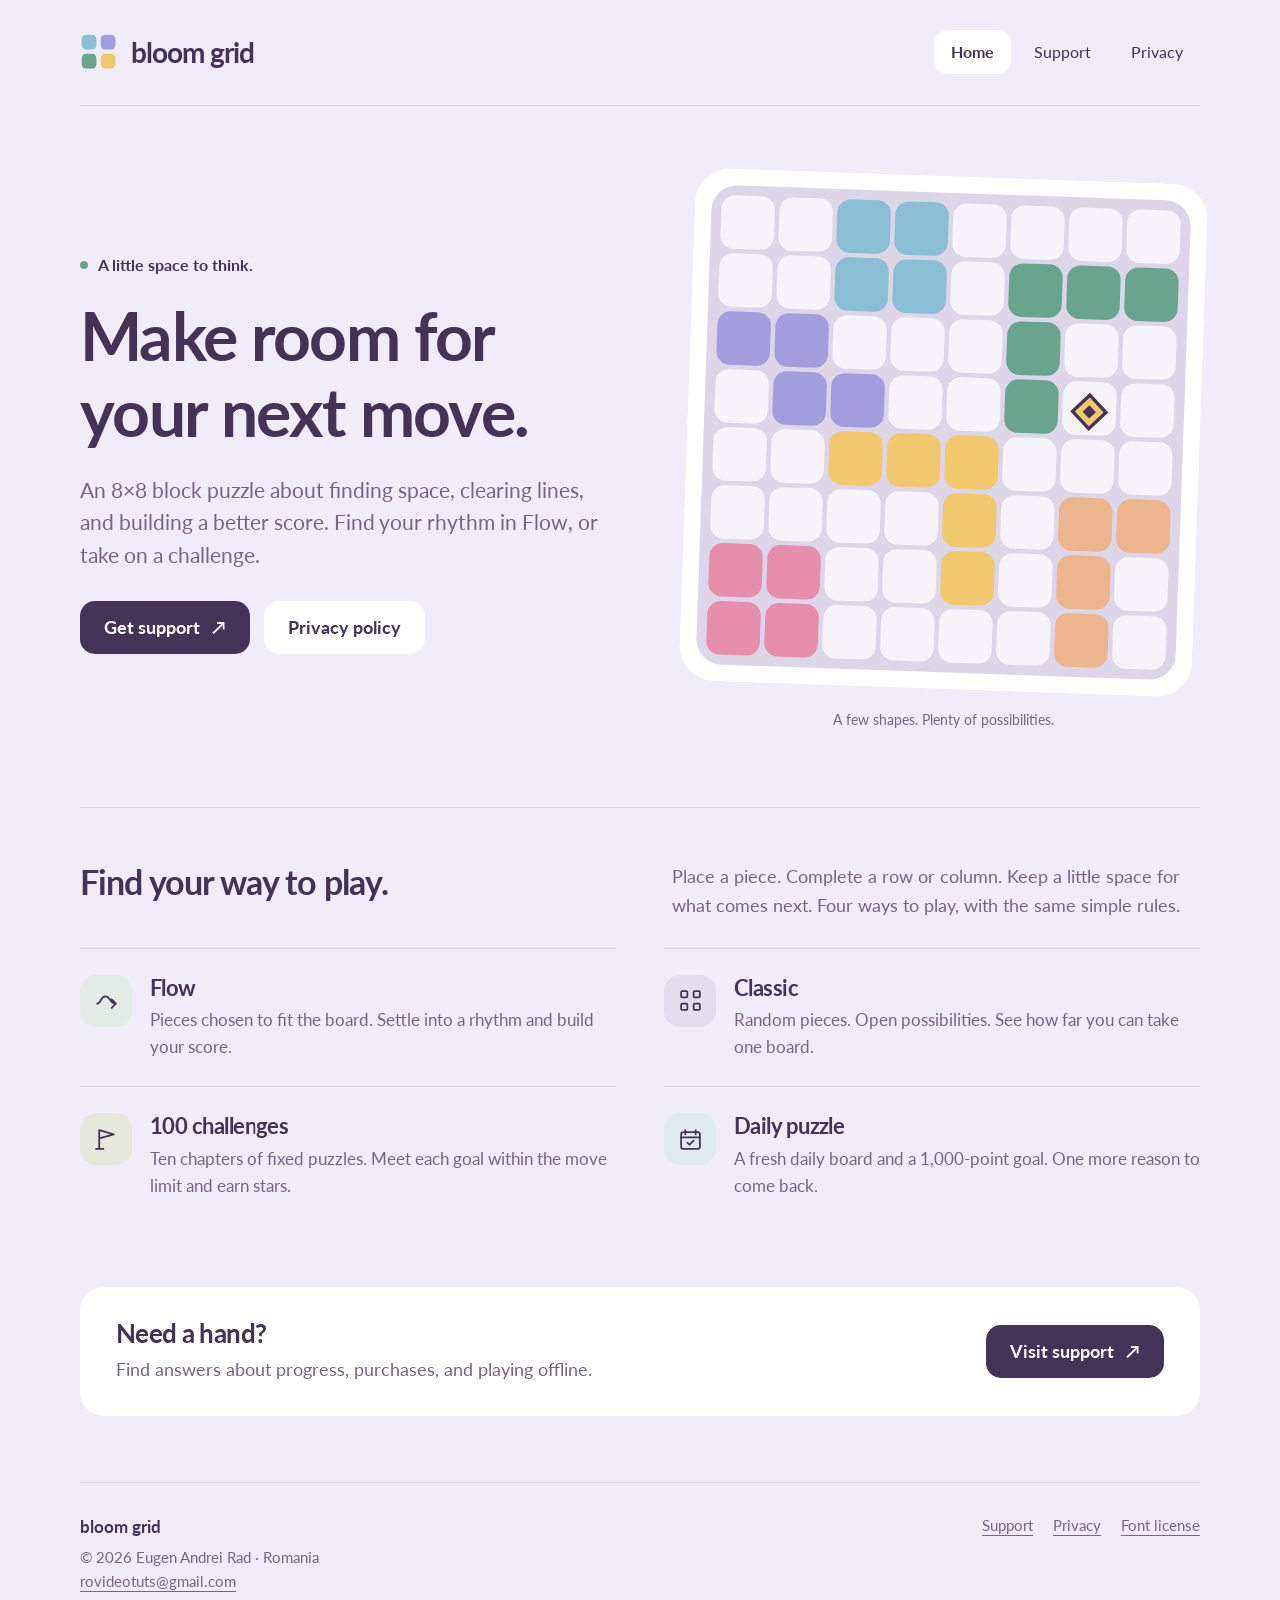
<file: index.html>
<!doctype html>
<html lang="en"><head><meta charset="utf-8"><meta name="viewport" content="width=device-width, initial-scale=1"><meta name="description" content="Bloom Grid is a colourful 8×8 block puzzle with Flow, Classic, 100 challenges and a daily puzzle. Official support and privacy information."><meta name="theme-color" content="#F0ECFA"><meta name="referrer" content="strict-origin-when-cross-origin"><title>Bloom Grid — A little space to think</title><link rel="icon" href="assets/mark.svg" type="image/svg+xml"><link rel="stylesheet" href="assets/style.css"><link rel="preload" href="assets/fonts/Lato-Regular.ttf" as="font" type="font/ttf" crossorigin><link rel="preload" href="assets/fonts/Lato-Bold.ttf" as="font" type="font/ttf" crossorigin></head>
<body><a class="skip" href="#main">Skip to content</a><header class="site-header wrap"><a class="brand" href="index.html" aria-label="Bloom Grid home"><img src="assets/mark.svg" alt="" width="38" height="38">bloom grid</a><nav class="site-nav" aria-label="Main navigation"><a href="index.html" aria-current="page">Home</a><a href="support.html">Support</a><a href="privacy.html">Privacy</a></nav></header>
<main id="main" class="wrap"><section class="hero"><div class="hero-copy"><p class="eyebrow"><span class="dot" aria-hidden="true"></span>A little space to think.</p><h1>Make room for<br>your next move.</h1><p class="lead">An 8×8 block puzzle about finding space, clearing lines, and building a better score. Find your rhythm in Flow, or take on a challenge.</p><div class="actions"><a class="button" href="support.html">Get support <span aria-hidden="true">↗</span></a><a class="button secondary" href="privacy.html">Privacy policy</a></div></div><figure class="board-figure"><img src="assets/board.svg" width="460" height="460" alt="An illustrated Bloom Grid board filled with blue, sage, purple, gold and peach blocks."><figcaption>A few shapes. Plenty of possibilities.</figcaption></figure></section>
<section class="home-section" aria-labelledby="ways"><div class="intro-row"><h2 id="ways">Find your way to play.</h2><p>Place a piece. Complete a row or column. Keep a little space for what comes next. Four ways to play, with the same simple rules.</p></div><div class="mode-list">
<article class="mode"><span class="icon-tile" aria-hidden="true"><svg viewBox="0 0 24 24"><path d="M3 15c4 0 3-7 8-7s4 7 10 7M17 11l4 4-4 4"/></svg></span><div><h3>Flow</h3><p>Pieces chosen to fit the board. Settle into a rhythm and build your score.</p></div></article>
<article class="mode"><span class="icon-tile" aria-hidden="true"><svg viewBox="0 0 24 24"><rect x="3" y="3" width="6" height="6" rx="1"/><rect x="15" y="3" width="6" height="6" rx="1"/><rect x="3" y="15" width="6" height="6" rx="1"/><rect x="15" y="15" width="6" height="6" rx="1"/></svg></span><div><h3>Classic</h3><p>Random pieces. Open possibilities. See how far you can take one board.</p></div></article>
<article class="mode"><span class="icon-tile" aria-hidden="true"><svg viewBox="0 0 24 24"><path d="M5 21V3l14 4-14 4M2 21h7"/></svg></span><div><h3>100 challenges</h3><p>Ten chapters of fixed puzzles. Meet each goal within the move limit and earn stars.</p></div></article>
<article class="mode"><span class="icon-tile" aria-hidden="true"><svg viewBox="0 0 24 24"><rect x="3" y="5" width="18" height="16" rx="2"/><path d="M7 3v4M17 3v4M3 10h18M9 15l2 2 4-4"/></svg></span><div><h3>Daily puzzle</h3><p>A fresh daily board and a 1,000-point goal. One more reason to come back.</p></div></article>
</div></section><aside class="help-strip"><div><h2>Need a hand?</h2><p>Find answers about progress, purchases, and playing offline.</p></div><a class="button" href="support.html">Visit support <span aria-hidden="true">↗</span></a></aside></main>
<footer class="site-footer wrap"><div><p class="footer-brand">bloom grid</p><p>© 2026 Eugen Andrei Rad · Romania</p><p><a href="mailto:rovideotuts@gmail.com">rovideotuts@gmail.com</a></p></div><nav class="footer-links" aria-label="Footer"><a href="support.html">Support</a><a href="privacy.html">Privacy</a><a href="assets/fonts/OFL.txt">Font license</a></nav></footer></body></html>
</file>
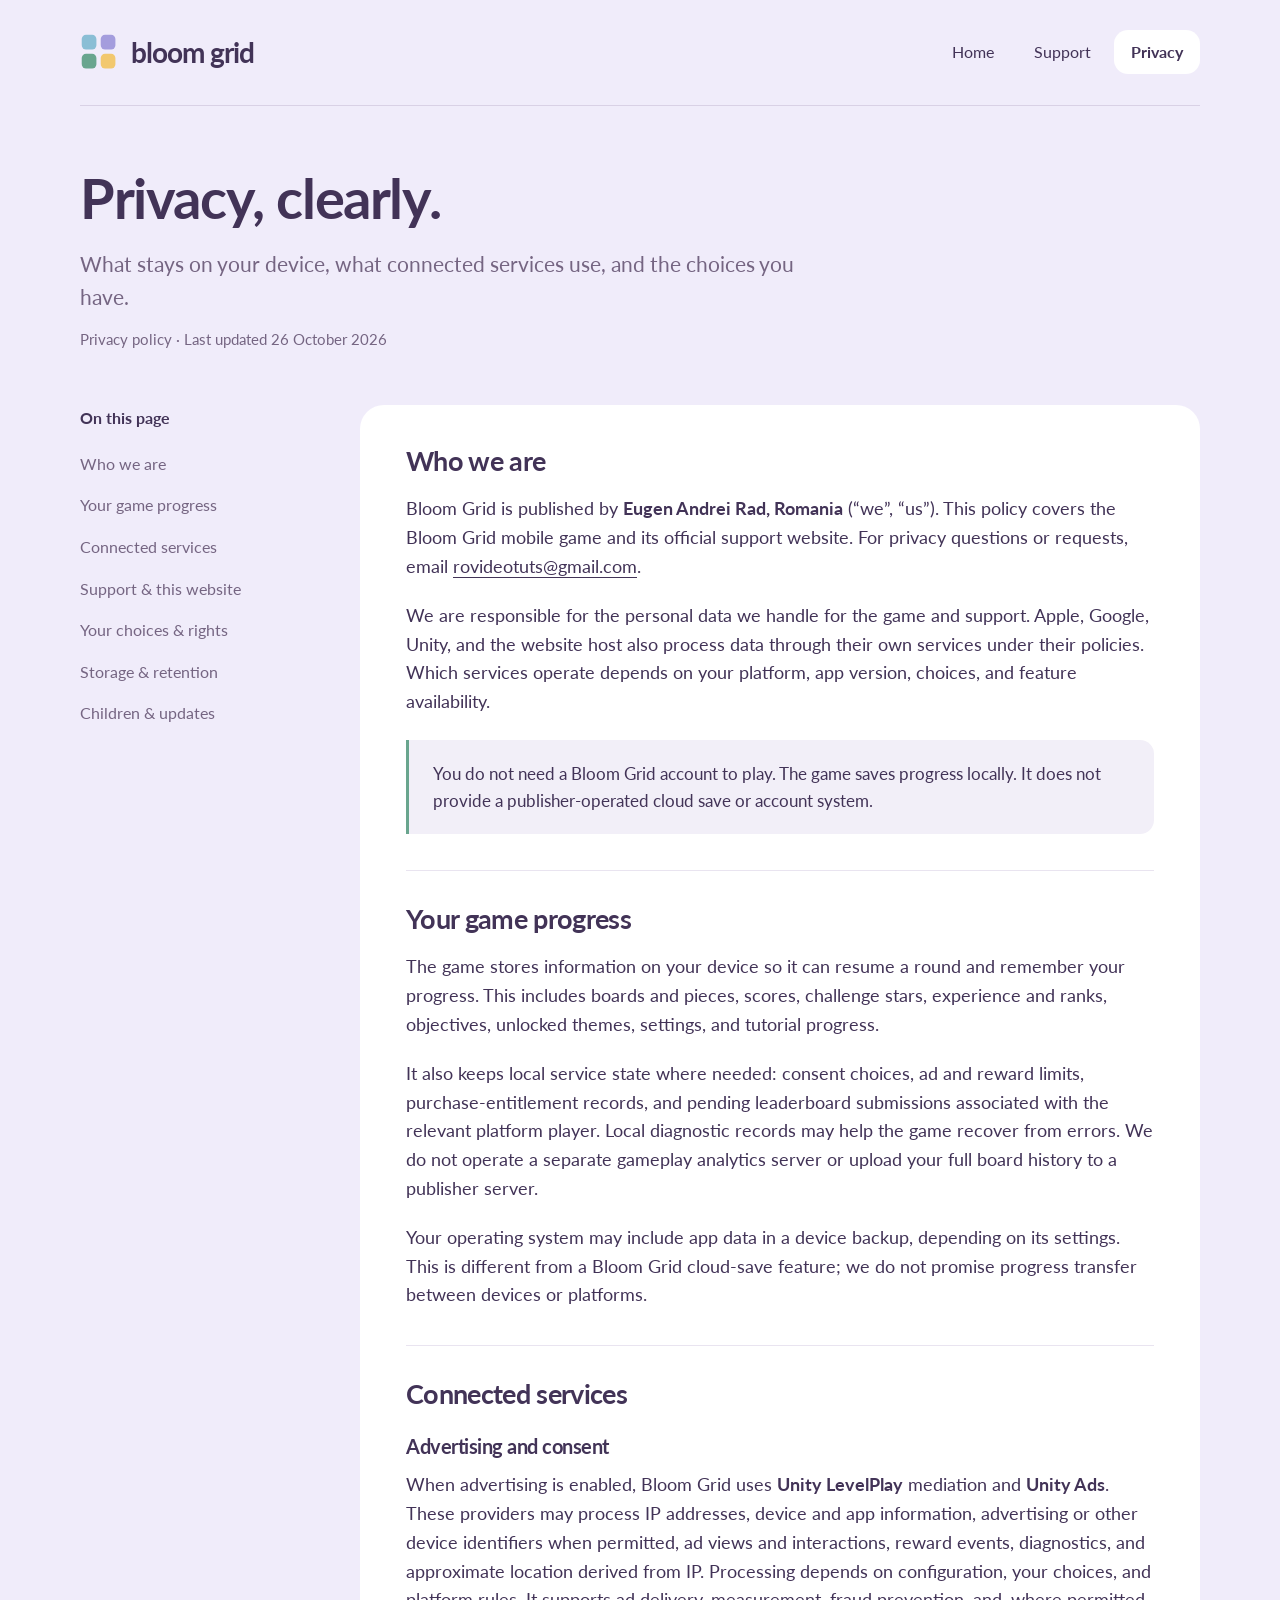
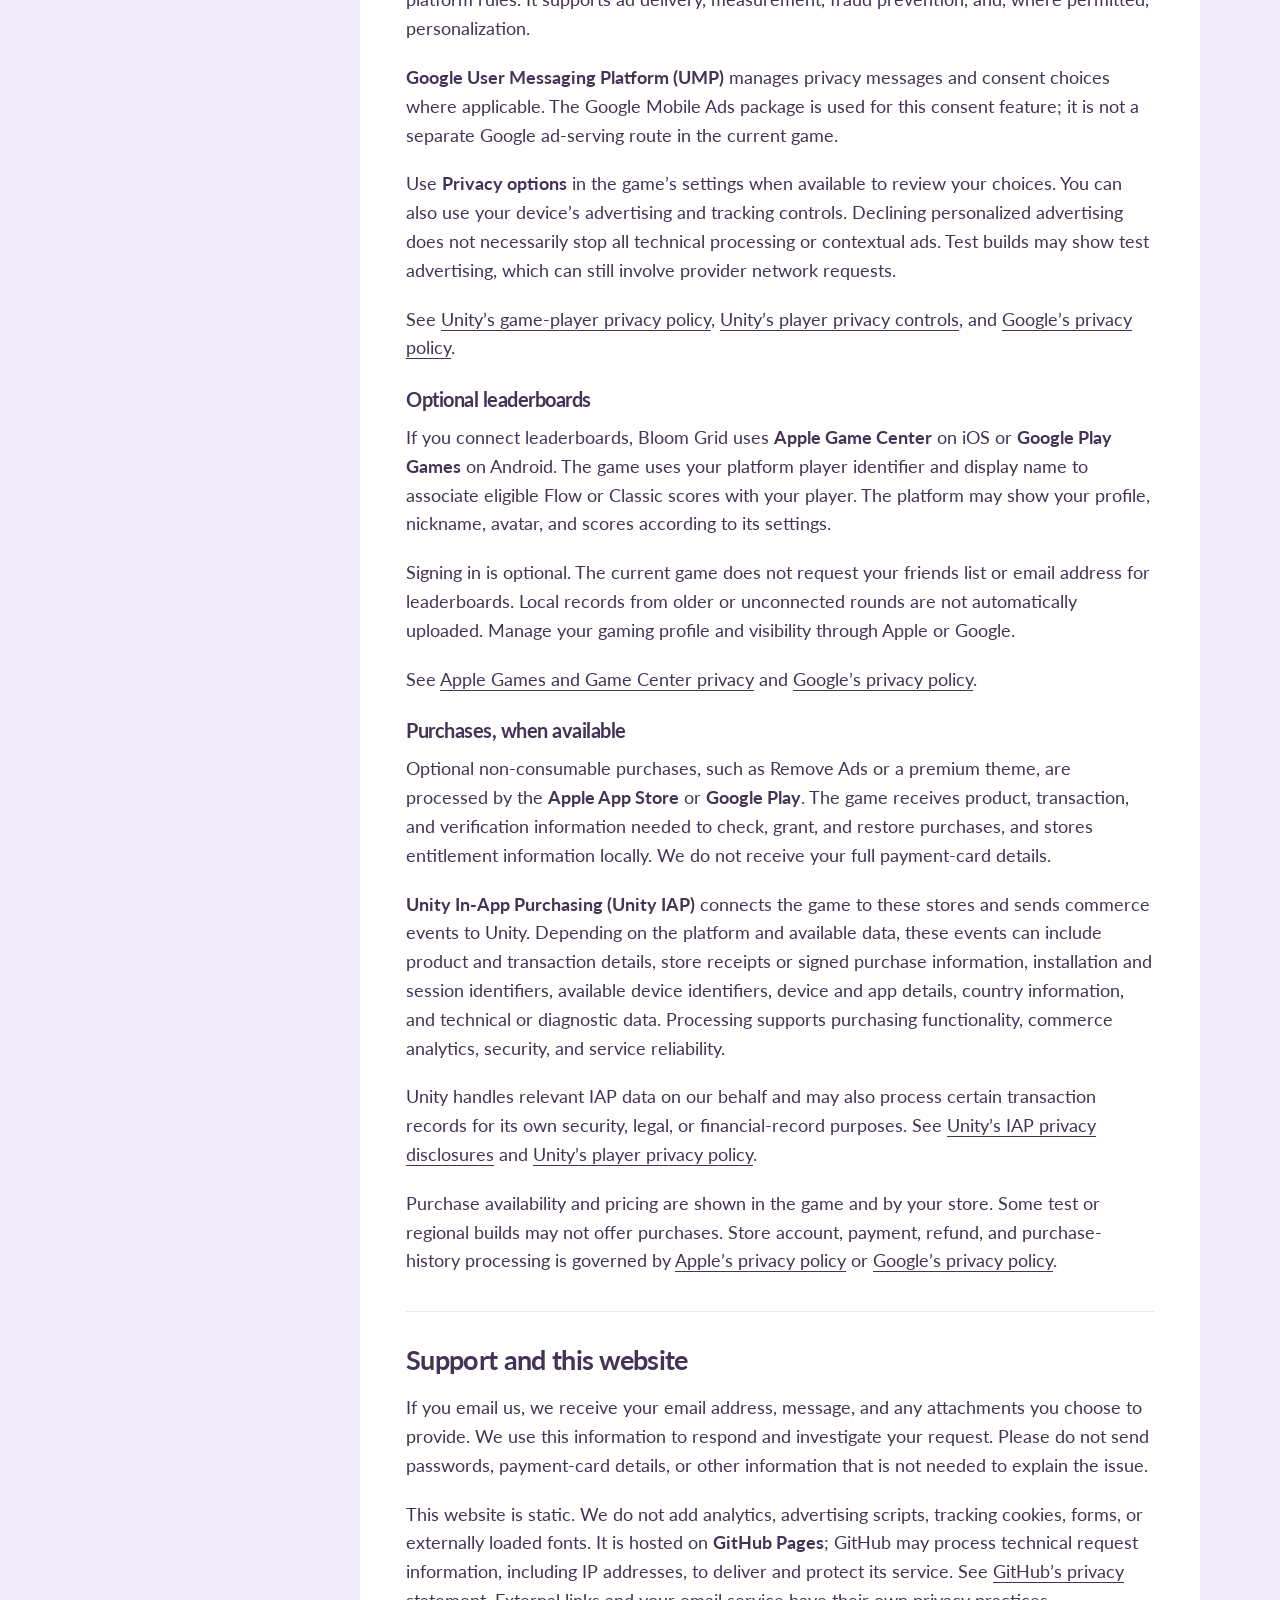
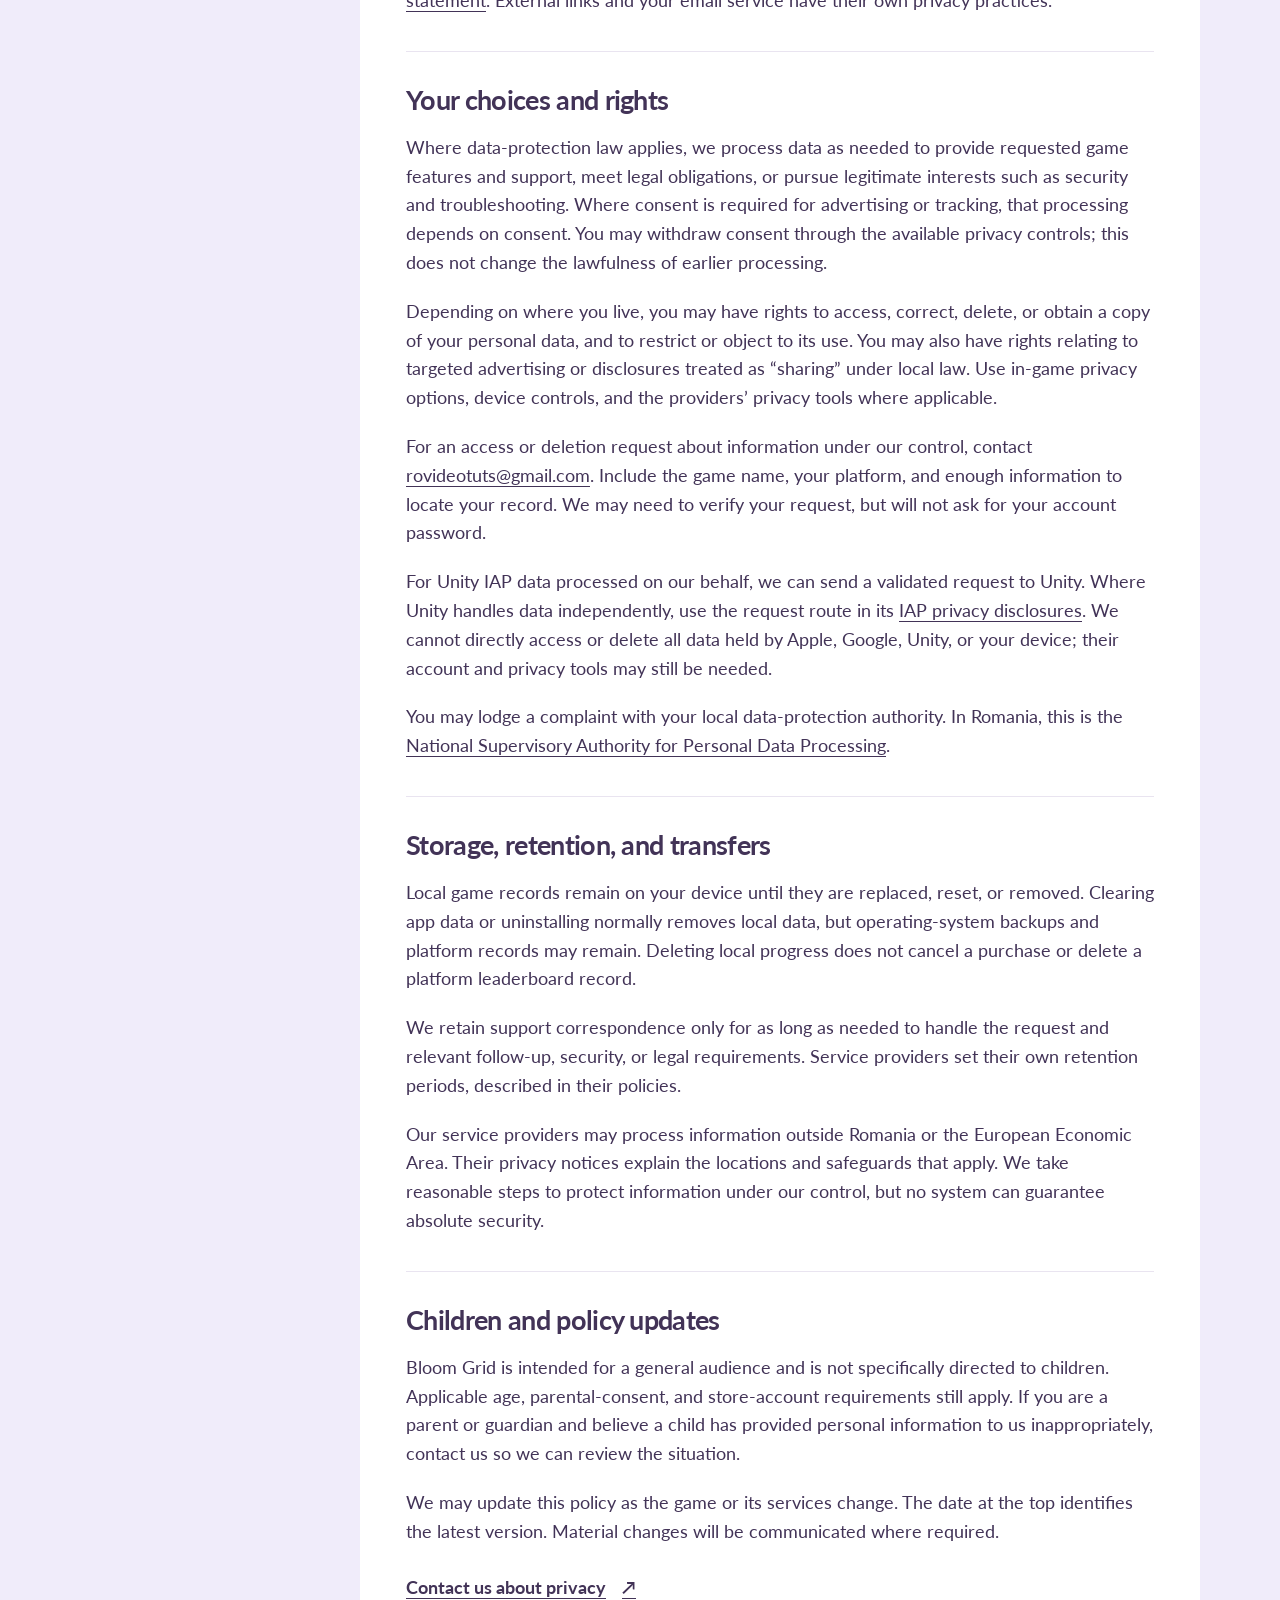
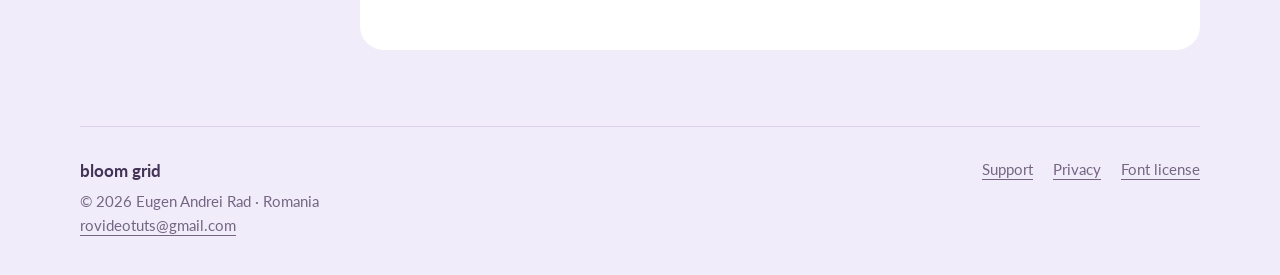
<file: privacy.html>
<!doctype html>
<html lang="en"><head><meta charset="utf-8"><meta name="viewport" content="width=device-width, initial-scale=1"><meta name="description" content="How Bloom Grid handles local progress, advertising, optional leaderboards, purchases and support. Read your privacy choices and contact the publisher."><meta name="theme-color" content="#F0ECFA"><meta name="referrer" content="strict-origin-when-cross-origin"><title>Privacy policy — Bloom Grid</title><link rel="icon" href="assets/mark.svg" type="image/svg+xml"><link rel="stylesheet" href="assets/style.css"><link rel="preload" href="assets/fonts/Lato-Regular.ttf" as="font" type="font/ttf" crossorigin><link rel="preload" href="assets/fonts/Lato-Bold.ttf" as="font" type="font/ttf" crossorigin></head>
<body><a class="skip" href="#main">Skip to content</a><header class="site-header wrap"><a class="brand" href="index.html" aria-label="Bloom Grid home"><img src="assets/mark.svg" alt="" width="38" height="38">bloom grid</a><nav class="site-nav" aria-label="Main navigation"><a href="index.html">Home</a><a href="support.html">Support</a><a href="privacy.html" aria-current="page">Privacy</a></nav></header>
<main id="main" class="wrap"><header class="page-intro"><h1>Privacy, clearly.</h1><p class="lead">What stays on your device, what connected services use, and the choices you have.</p><p class="meta">Privacy policy · Last updated 26 October 2026</p></header><div class="article-layout"><nav class="contents" aria-label="Privacy policy sections"><p>On this page</p><a href="#publisher">Who we are</a><a href="#local">Your game progress</a><a href="#connected">Connected services</a><a href="#website">Support &amp; this website</a><a href="#choices">Your choices &amp; rights</a><a href="#retention">Storage &amp; retention</a><a href="#children">Children &amp; updates</a></nav><article class="article">
<section id="publisher"><h2>Who we are</h2><p>Bloom Grid is published by <strong>Eugen Andrei Rad, Romania</strong> (“we”, “us”). This policy covers the Bloom Grid mobile game and its official support website. For privacy questions or requests, email <a href="mailto:rovideotuts@gmail.com?subject=Bloom%20Grid%20privacy%20request">rovideotuts@gmail.com</a>.</p><p>We are responsible for the personal data we handle for the game and support. Apple, Google, Unity, and the website host also process data through their own services under their policies. Which services operate depends on your platform, app version, choices, and feature availability.</p><div class="callout"><p>You do not need a Bloom Grid account to play. The game saves progress locally. It does not provide a publisher-operated cloud save or account system.</p></div></section>
<section id="local"><h2>Your game progress</h2><p>The game stores information on your device so it can resume a round and remember your progress. This includes boards and pieces, scores, challenge stars, experience and ranks, objectives, unlocked themes, settings, and tutorial progress.</p><p>It also keeps local service state where needed: consent choices, ad and reward limits, purchase-entitlement records, and pending leaderboard submissions associated with the relevant platform player. Local diagnostic records may help the game recover from errors. We do not operate a separate gameplay analytics server or upload your full board history to a publisher server.</p><p>Your operating system may include app data in a device backup, depending on its settings. This is different from a Bloom Grid cloud-save feature; we do not promise progress transfer between devices or platforms.</p></section>
<section id="connected"><h2>Connected services</h2><h3>Advertising and consent</h3><p>When advertising is enabled, Bloom Grid uses <strong>Unity LevelPlay</strong> mediation and <strong>Unity Ads</strong>. These providers may process IP addresses, device and app information, advertising or other device identifiers when permitted, ad views and interactions, reward events, diagnostics, and approximate location derived from IP. Processing depends on configuration, your choices, and platform rules. It supports ad delivery, measurement, fraud prevention, and, where permitted, personalization.</p><p><strong>Google User Messaging Platform (UMP)</strong> manages privacy messages and consent choices where applicable. The Google Mobile Ads package is used for this consent feature; it is not a separate Google ad-serving route in the current game.</p><p>Use <strong>Privacy options</strong> in the game’s settings when available to review your choices. You can also use your device’s advertising and tracking controls. Declining personalized advertising does not necessarily stop all technical processing or contextual ads. Test builds may show test advertising, which can still involve provider network requests.</p><p>See <a href="https://unity.com/legal/game-player-and-app-user-privacy-policy">Unity’s game-player privacy policy</a>, <a href="https://unity.com/legal/game-player-and-app-user-privacy-faq">Unity’s player privacy controls</a>, and <a href="https://policies.google.com/privacy">Google’s privacy policy</a>.</p>
<h3>Optional leaderboards</h3><p>If you connect leaderboards, Bloom Grid uses <strong>Apple Game Center</strong> on iOS or <strong>Google Play Games</strong> on Android. The game uses your platform player identifier and display name to associate eligible Flow or Classic scores with your player. The platform may show your profile, nickname, avatar, and scores according to its settings.</p><p>Signing in is optional. The current game does not request your friends list or email address for leaderboards. Local records from older or unconnected rounds are not automatically uploaded. Manage your gaming profile and visibility through Apple or Google.</p><p>See <a href="https://www.apple.com/legal/privacy/data/en/apple-games/">Apple Games and Game Center privacy</a> and <a href="https://policies.google.com/privacy">Google’s privacy policy</a>.</p>
<h3>Purchases, when available</h3><p>Optional non-consumable purchases, such as Remove Ads or a premium theme, are processed by the <strong>Apple App Store</strong> or <strong>Google Play</strong>. The game receives product, transaction, and verification information needed to check, grant, and restore purchases, and stores entitlement information locally. We do not receive your full payment-card details.</p><p><strong>Unity In-App Purchasing (Unity IAP)</strong> connects the game to these stores and sends commerce events to Unity. Depending on the platform and available data, these events can include product and transaction details, store receipts or signed purchase information, installation and session identifiers, available device identifiers, device and app details, country information, and technical or diagnostic data. Processing supports purchasing functionality, commerce analytics, security, and service reliability.</p><p>Unity handles relevant IAP data on our behalf and may also process certain transaction records for its own security, legal, or financial-record purposes. See <a href="https://docs.unity.com/en-us/iap/privacy-and-consent/overview">Unity’s IAP privacy disclosures</a> and <a href="https://unity.com/legal/game-player-and-app-user-privacy-policy">Unity’s player privacy policy</a>.</p><p>Purchase availability and pricing are shown in the game and by your store. Some test or regional builds may not offer purchases. Store account, payment, refund, and purchase-history processing is governed by <a href="https://www.apple.com/legal/privacy/">Apple’s privacy policy</a> or <a href="https://policies.google.com/privacy">Google’s privacy policy</a>.</p></section>
<section id="website"><h2>Support and this website</h2><p>If you email us, we receive your email address, message, and any attachments you choose to provide. We use this information to respond and investigate your request. Please do not send passwords, payment-card details, or other information that is not needed to explain the issue.</p><p>This website is static. We do not add analytics, advertising scripts, tracking cookies, forms, or externally loaded fonts. It is hosted on <strong>GitHub Pages</strong>; GitHub may process technical request information, including IP addresses, to deliver and protect its service. See <a href="https://docs.github.com/en/site-policy/privacy-policies/github-general-privacy-statement">GitHub’s privacy statement</a>. External links and your email service have their own privacy practices.</p></section>
<section id="choices"><h2>Your choices and rights</h2><p>Where data-protection law applies, we process data as needed to provide requested game features and support, meet legal obligations, or pursue legitimate interests such as security and troubleshooting. Where consent is required for advertising or tracking, that processing depends on consent. You may withdraw consent through the available privacy controls; this does not change the lawfulness of earlier processing.</p><p>Depending on where you live, you may have rights to access, correct, delete, or obtain a copy of your personal data, and to restrict or object to its use. You may also have rights relating to targeted advertising or disclosures treated as “sharing” under local law. Use in-game privacy options, device controls, and the providers’ privacy tools where applicable.</p><p>For an access or deletion request about information under our control, contact <a href="mailto:rovideotuts@gmail.com?subject=Bloom%20Grid%20privacy%20request">rovideotuts@gmail.com</a>. Include the game name, your platform, and enough information to locate your record. We may need to verify your request, but will not ask for your account password.</p><p>For Unity IAP data processed on our behalf, we can send a validated request to Unity. Where Unity handles data independently, use the request route in its <a href="https://docs.unity.com/en-us/iap/privacy-and-consent/overview">IAP privacy disclosures</a>. We cannot directly access or delete all data held by Apple, Google, Unity, or your device; their account and privacy tools may still be needed.</p><p>You may lodge a complaint with your local data-protection authority. In Romania, this is the <a href="https://www.dataprotection.ro/">National Supervisory Authority for Personal Data Processing</a>.</p></section>
<section id="retention"><h2>Storage, retention, and transfers</h2><p>Local game records remain on your device until they are replaced, reset, or removed. Clearing app data or uninstalling normally removes local data, but operating-system backups and platform records may remain. Deleting local progress does not cancel a purchase or delete a platform leaderboard record.</p><p>We retain support correspondence only for as long as needed to handle the request and relevant follow-up, security, or legal requirements. Service providers set their own retention periods, described in their policies.</p><p>Our service providers may process information outside Romania or the European Economic Area. Their privacy notices explain the locations and safeguards that apply. We take reasonable steps to protect information under our control, but no system can guarantee absolute security.</p></section>
<section id="children"><h2>Children and policy updates</h2><p>Bloom Grid is intended for a general audience and is not specifically directed to children. Applicable age, parental-consent, and store-account requirements still apply. If you are a parent or guardian and believe a child has provided personal information to us inappropriately, contact us so we can review the situation.</p><p>We may update this policy as the game or its services change. The date at the top identifies the latest version. Material changes will be communicated where required.</p><p><a class="text-link" href="mailto:rovideotuts@gmail.com?subject=Bloom%20Grid%20privacy%20request">Contact us about privacy <span aria-hidden="true">↗</span></a></p></section>
</article></div></main>
<footer class="site-footer wrap"><div><p class="footer-brand">bloom grid</p><p>© 2026 Eugen Andrei Rad · Romania</p><p><a href="mailto:rovideotuts@gmail.com">rovideotuts@gmail.com</a></p></div><nav class="footer-links" aria-label="Footer"><a href="support.html">Support</a><a href="privacy.html">Privacy</a><a href="assets/fonts/OFL.txt">Font license</a></nav></footer></body></html>
</file>
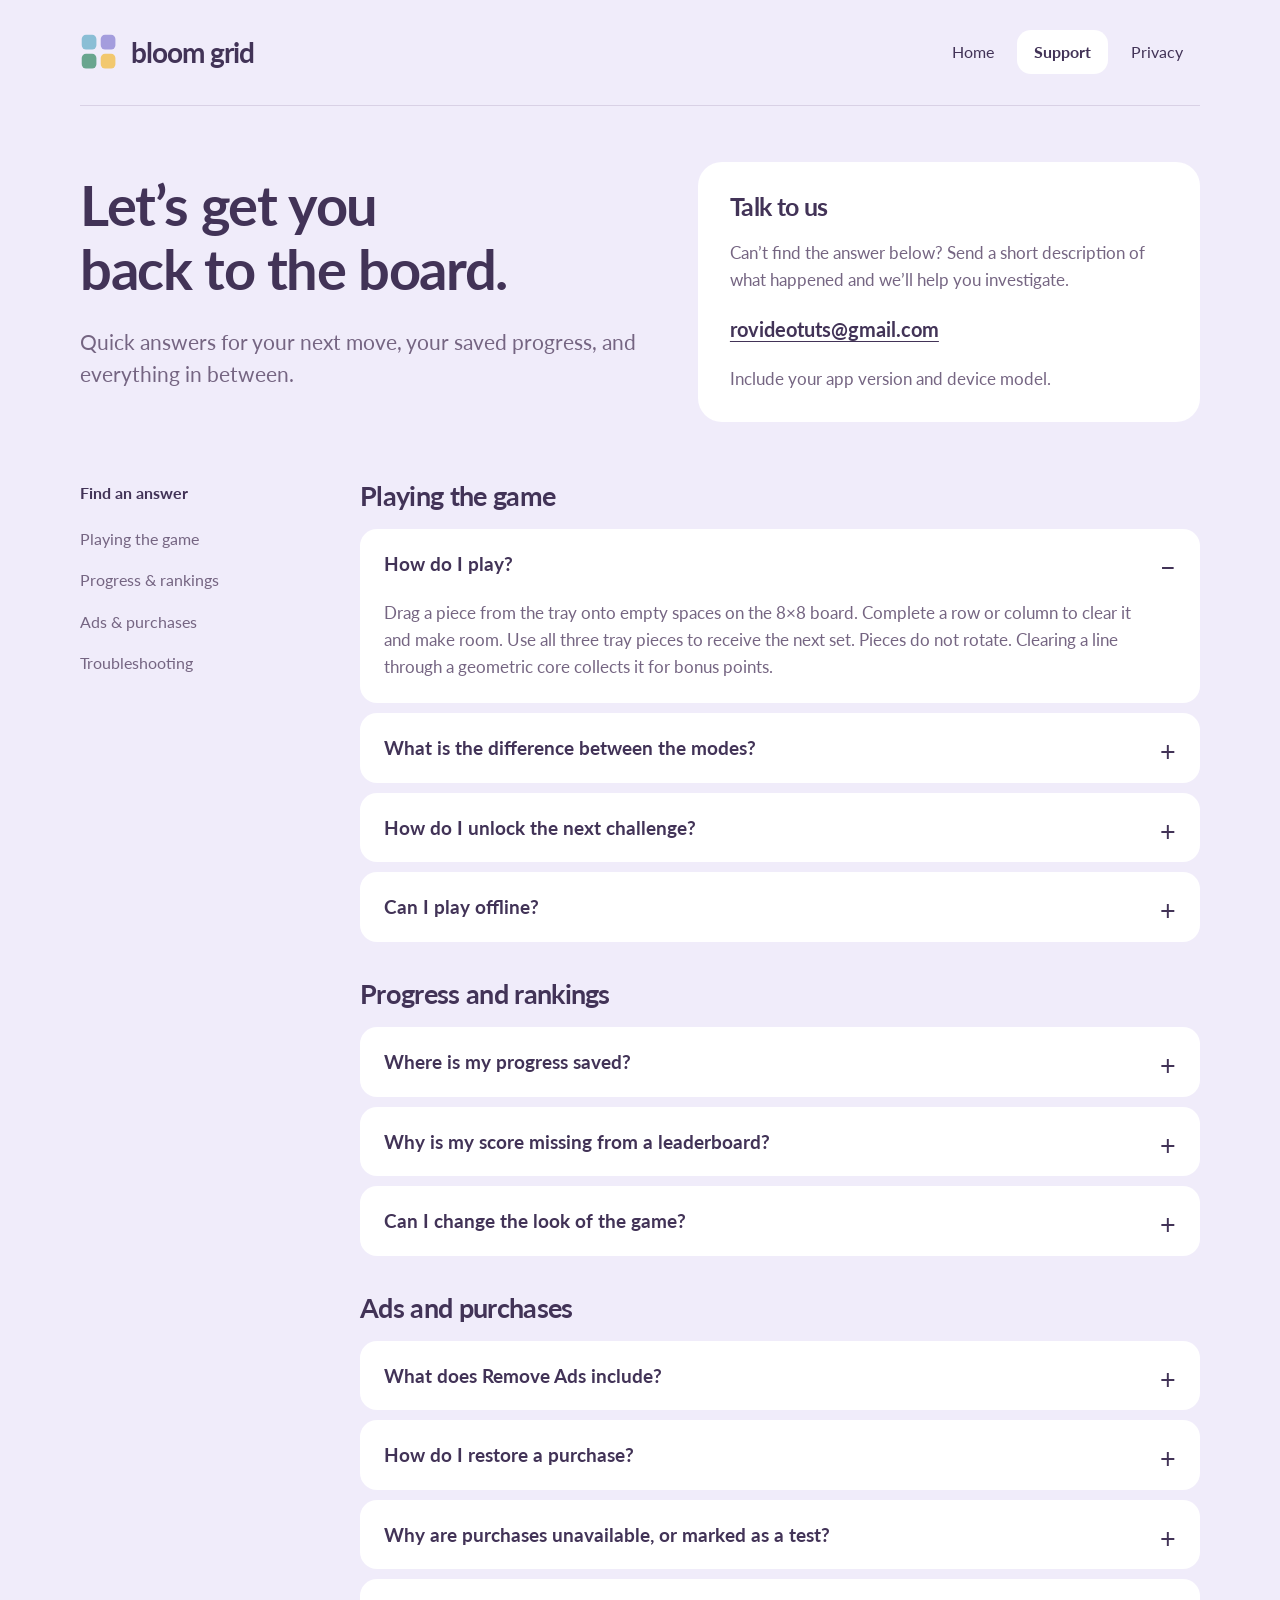
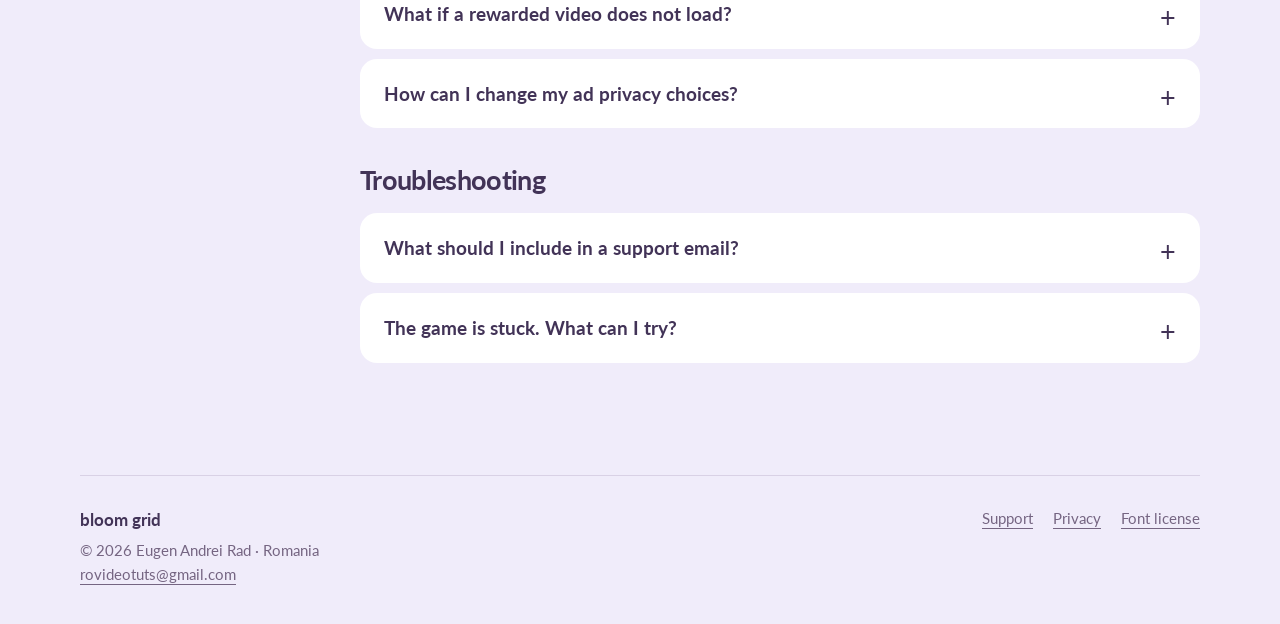
<file: support.html>
<!doctype html>
<html lang="en"><head><meta charset="utf-8"><meta name="viewport" content="width=device-width, initial-scale=1"><meta name="description" content="Get help with Bloom Grid: gameplay, challenge progress, leaderboards, offline play, Remove Ads, purchases and themes. Contact official support."><meta name="theme-color" content="#F0ECFA"><meta name="referrer" content="strict-origin-when-cross-origin"><title>Support — Bloom Grid</title><link rel="icon" href="assets/mark.svg" type="image/svg+xml"><link rel="stylesheet" href="assets/style.css"><link rel="preload" href="assets/fonts/Lato-Regular.ttf" as="font" type="font/ttf" crossorigin><link rel="preload" href="assets/fonts/Lato-Bold.ttf" as="font" type="font/ttf" crossorigin></head>
<body><a class="skip" href="#main">Skip to content</a><header class="site-header wrap"><a class="brand" href="index.html" aria-label="Bloom Grid home"><img src="assets/mark.svg" alt="" width="38" height="38">bloom grid</a><nav class="site-nav" aria-label="Main navigation"><a href="index.html">Home</a><a href="support.html" aria-current="page">Support</a><a href="privacy.html">Privacy</a></nav></header>
<main id="main" class="wrap"><section class="support-top"><div><h1>Let’s get you<br>back to the board.</h1><p class="lead">Quick answers for your next move, your saved progress, and everything in between.</p></div><aside class="contact-card"><h2>Talk to us</h2><p>Can’t find the answer below? Send a short description of what happened and we’ll help you investigate.</p><a class="email" href="mailto:rovideotuts@gmail.com?subject=Bloom%20Grid%20support">rovideotuts@gmail.com</a><p style="margin:8px 0 0">Include your app version and device model.</p></aside></section><div class="faq-layout"><nav class="contents" aria-label="Support sections"><p>Find an answer</p><a href="#playing">Playing the game</a><a href="#progress">Progress &amp; rankings</a><a href="#purchases">Ads &amp; purchases</a><a href="#help">Troubleshooting</a></nav><div><section class="faq-section" id="playing"><h2>Playing the game</h2><details open><summary>How do I play?</summary><div class="faq-answer"><p>Drag a piece from the tray onto empty spaces on the 8×8 board. Complete a row or column to clear it and make room. Use all three tray pieces to receive the next set. Pieces do not rotate. Clearing a line through a geometric core collects it for bonus points.</p></div></details><details><summary>What is the difference between the modes?</summary><div class="faq-answer"><p><strong>Flow</strong> chooses a set of pieces with a sequence that fits the current board. Your placement choices still matter. <strong>Classic</strong> uses random pieces. <strong>Challenges</strong> are 100 fixed puzzles in ten chapters, with goals and move limits. <strong>Daily</strong> is a daily puzzle with a 1,000-point goal; its date follows UTC.</p></div></details><details><summary>How do I unlock the next challenge?</summary><div class="faq-answer"><p>Complete the current challenge to unlock the next one. You can replay completed puzzles for more stars. Opening the chapter browser does not spend a life; starting to play a challenge does. A win returns that life. The campaign can be solved without watching ads or buying anything.</p></div></details><details><summary>Can I play offline?</summary><div class="faq-answer"><p>Yes. Core gameplay and saved progress work locally. Ads, purchases, purchase restoration, and platform leaderboards require a connection and service availability. If a connected service is unavailable, you can still play the game.</p></div></details></section><section class="faq-section" id="progress"><h2>Progress and rankings</h2><details><summary>Where is my progress saved?</summary><div class="faq-answer"><p>Rounds, scores, challenge stars, ranks, themes, and settings are saved on your device. Bloom Grid does not have its own account or cloud-sync service. Avoid uninstalling or clearing app data if you want to keep local progress. Device backups may help only if your operating system includes the data; recovery is not guaranteed.</p></div></details><details><summary>Why is my score missing from a leaderboard?</summary><div class="faq-answer"><p>Connect through Game Center on iOS or Google Play Games on Android, then begin a <strong>new Flow or Classic round</strong>. Eligible rounds submit the score at their first game over. Continuing a round can increase your local score but does not increase that leaderboard submission. Older records and rounds begun while unconnected are not uploaded retrospectively. Daily and Challenges do not use these leaderboards.</p><p>A submission may wait until the platform is available. Also check that you are using the same platform gaming account.</p></div></details><details><summary>Can I change the look of the game?</summary><div class="faq-answer"><p>Open <strong>Themes</strong> to preview a palette and see its unlock requirement. Free themes unlock through rank progress. A premium theme may be offered where purchases are enabled. Previewing a theme does not purchase it, and themes do not change the game rules or score.</p></div></details></section><section class="faq-section" id="purchases"><h2>Ads and purchases</h2><details><summary>What does Remove Ads include?</summary><div class="faq-answer"><p>Where offered, <strong>Remove Ads</strong> is a non-consumable purchase for this game. It removes automatic banner and between-round ads. Optional rewarded videos remain available only when you choose to watch one for the stated benefit. Remove Ads does not include unlimited lives, change puzzle difficulty, or change scoring.</p></div></details><details><summary>How do I restore a purchase?</summary><div class="faq-answer"><p>Use the same Apple or Google store account that made the purchase, connect to the internet, and choose <strong>Restore purchases</strong> in the game’s Store. Available non-consumable purchases are checked with the store. A purchase on one platform is not automatically a purchase on the other.</p><p>Restoring purchases does not restore local scores or challenge progress. If restoration fails, contact us with the product name and the error shown. Do not send payment-card details.</p></div></details><details><summary>Why are purchases unavailable, or marked as a test?</summary><div class="faq-answer"><p>Purchase availability depends on the build, platform, region, and store connection. A test or beta build may show test offers or have purchases disabled. The store confirmation screen shows whether a purchase is available and its price. Do not assume that a test-build entitlement transfers to a public release.</p></div></details><details><summary>What if a rewarded video does not load?</summary><div class="faq-answer"><p>Ads depend on network and provider availability. If no video is available, return to the game and try later. A reward is granted only after the ad service confirms the required completion; simply closing a video does not grant it. You do not need an ad to solve a challenge.</p></div></details><details><summary>How can I change my ad privacy choices?</summary><div class="faq-answer"><p>Open Settings and use <strong>Privacy options</strong> when the option is available. Your device also provides advertising or tracking controls. See the <a href="privacy.html#connected">privacy policy</a> for the services used and their controls.</p></div></details></section><section class="faq-section" id="help"><h2>Troubleshooting</h2><details><summary>What should I include in a support email?</summary><div class="faq-answer"><p>Tell us your app version or build number, device model, iOS or Android version, and the steps that lead to the problem. An optional screenshot can help. For a purchase issue, include the product name and the message shown by the game or store. Never include passwords or full payment-card details.</p><p>Email <a href="mailto:rovideotuts@gmail.com?subject=Bloom%20Grid%20support">rovideotuts@gmail.com</a>. Sending an email opens your own email app; this website does not collect a form submission.</p></div></details><details><summary>The game is stuck. What can I try?</summary><div class="faq-answer"><p>First close and reopen the game, then check for an app update. For a connected feature, check your internet connection and store or gaming-account sign-in. If the issue continues, send us the details above. Avoid clearing app data or reinstalling before contacting support if you need to preserve local progress.</p></div></details></section></div></div></main>
<footer class="site-footer wrap"><div><p class="footer-brand">bloom grid</p><p>© 2026 Eugen Andrei Rad · Romania</p><p><a href="mailto:rovideotuts@gmail.com">rovideotuts@gmail.com</a></p></div><nav class="footer-links" aria-label="Footer"><a href="support.html">Support</a><a href="privacy.html">Privacy</a><a href="assets/fonts/OFL.txt">Font license</a></nav></footer></body></html>
</file>
<file: assets/style.css>
@font-face{font-family:Lato;src:url("fonts/Lato-Regular.ttf") format("truetype");font-style:normal;font-weight:400;font-display:swap}@font-face{font-family:Lato;src:url("fonts/Lato-Bold.ttf") format("truetype");font-style:normal;font-weight:700;font-display:swap}
:root{--bg:#f0ecfa;--paper:#fff;--ink:#423357;--muted:#756582;--line:#d9d1e5;--sage:#69a58e;--blue:#8abed5;--radius:24px;--max:1120px;color-scheme:light}*{box-sizing:border-box}html{scroll-behavior:smooth;scroll-padding-top:24px}body{margin:0;background:var(--bg);color:var(--ink);font-family:Lato,Arial,sans-serif;font-size:18px;line-height:1.6;-webkit-font-smoothing:antialiased}a{color:inherit;text-underline-offset:4px;text-decoration-thickness:1px}a:hover{text-decoration-thickness:2px}a:focus-visible,summary:focus-visible{outline:3px solid #34735e;outline-offset:5px;border-radius:5px}img{display:block;max-width:100%;height:auto}h1,h2,h3,p{margin-top:0}h1,h2,h3{font-weight:700;line-height:1.15;letter-spacing:-.025em}h1{font-size:clamp(40px,5.4vw,66px);margin-bottom:24px}h2{font-size:30px;margin-bottom:18px}h3{font-size:22px;margin-bottom:12px}p{margin-bottom:20px}ul,ol{padding-left:24px}li+li{margin-top:9px}.wrap{width:min(var(--max),calc(100% - 64px));margin-inline:auto}.skip{position:fixed;top:10px;left:10px;transform:translateY(-150%);z-index:5;background:var(--ink);color:white;padding:10px 20px;border-radius:12px}.skip:focus{transform:none}.site-header{display:flex;align-items:center;justify-content:space-between;gap:24px;padding-block:30px;border-bottom:1px solid var(--line)}.brand{display:flex;align-items:center;gap:13px;text-decoration:none;font-size:28px;font-weight:700;letter-spacing:-.035em;white-space:nowrap}.brand img{width:38px;height:38px}.site-nav{display:flex;gap:6px;flex-wrap:wrap}.site-nav a{font-size:16px;text-decoration:none;padding:9px 17px;min-height:44px;border-radius:14px}.site-nav a:hover{background:#e6dff1}.site-nav a[aria-current=page]{background:var(--paper);font-weight:700}.hero{display:grid;grid-template-columns:1.04fr 1fr;align-items:center;gap:74px;padding-block:70px 76px}.hero-copy{padding-block:12px}.lead{font-size:21px;line-height:1.55;color:var(--muted);max-width:36em}.eyebrow{font-size:16px;font-weight:700;margin-bottom:20px;display:flex;gap:10px;align-items:center}.dot{width:8px;height:8px;background:var(--sage);border-radius:50%}.actions{display:flex;align-items:center;gap:14px;flex-wrap:wrap;margin-top:30px}.button{display:inline-flex;align-items:center;justify-content:center;gap:12px;min-height:52px;padding:12px 24px;border-radius:15px;background:var(--ink);color:#fff;text-decoration:none;font-weight:700}.button:hover{background:#54416d;text-decoration:none}.button.secondary{background:var(--paper);color:var(--ink)}.text-link{display:inline-flex;align-items:center;gap:16px;min-height:44px;font-weight:700}.board-figure{margin:0;position:relative}.board-figure img{width:100%;transform:rotate(2deg)}.board-figure figcaption{text-align:center;color:var(--muted);font-size:14px;margin-top:20px}.home-section{padding-block:54px;border-top:1px solid var(--line)}.intro-row{display:grid;grid-template-columns:1fr 1fr;gap:64px;margin-bottom:28px}.intro-row h2{max-width:12em;font-size:34px}.intro-row p{color:var(--muted);margin:0}.mode-list{display:grid;grid-template-columns:1fr 1fr;column-gap:48px}.mode{display:grid;grid-template-columns:52px 1fr;gap:18px;padding-block:26px;border-top:1px solid var(--line)}.mode h3{margin-bottom:6px}.mode p{font-size:17px;color:var(--muted);margin:0}.icon-tile{width:52px;height:52px;border-radius:16px;background:#e2ebe5;display:grid;place-items:center}.icon-tile svg{width:25px;height:25px;fill:none;stroke:var(--ink);stroke-width:1.7;stroke-linecap:round;stroke-linejoin:round}.mode:nth-child(2) .icon-tile{background:#e2ddef}.mode:nth-child(3) .icon-tile{background:#e6e8dc}.mode:nth-child(4) .icon-tile{background:#dfeaf1}.help-strip{display:flex;align-items:center;justify-content:space-between;gap:32px;padding:32px 36px;background:white;border-radius:var(--radius);margin-block:8px 66px}.help-strip h2{font-size:26px;margin-bottom:6px}.help-strip p{margin:0;color:var(--muted)}.page-intro{padding-block:60px 34px;max-width:850px}.page-intro h1{font-size:clamp(40px,5vw,56px);margin-bottom:18px}.page-intro .lead{margin-bottom:14px}.meta{font-size:15px;color:var(--muted)}.article-layout{display:grid;grid-template-columns:220px minmax(0,1fr);gap:60px;align-items:start;margin-bottom:76px}.contents{position:sticky;top:28px}.contents p{font-weight:700;font-size:16px;margin-bottom:12px}.contents a{display:block;text-decoration:none;color:var(--muted);font-size:16px;padding-block:8px;min-height:40px}.contents a:hover{color:var(--ink);text-decoration:underline}.article{background:var(--paper);padding:40px 46px;border-radius:var(--radius);min-width:0}.article section+section{margin-top:36px;padding-top:32px;border-top:1px solid #e9e4f0}.article h2{font-size:27px}.article h3{font-size:20px;margin-top:26px}.article p:last-child,.article ul:last-child{margin-bottom:0}.article a{overflow-wrap:anywhere}.callout{background:#f2eff8;border-left:3px solid var(--sage);padding:20px 24px;border-radius:0 14px 14px 0;margin-block:24px;font-size:17px}.callout p{margin:0}.provider-list{list-style:none;padding:0}.provider-list li{padding-block:13px;border-bottom:1px solid #e9e4f0;margin:0}.provider-list li:last-child{border:0}.provider-list small{display:block;color:var(--muted);font-size:15px;margin-top:3px}.support-top{display:grid;grid-template-columns:1fr .9fr;gap:60px;align-items:center;padding-block:56px 40px}.support-top h1{font-size:clamp(40px,5vw,56px)}.contact-card{background:var(--paper);padding:30px 32px;border-radius:var(--radius)}.contact-card h2{font-size:25px}.contact-card p{font-size:17px;color:var(--muted)}.contact-card .email{font-size:20px;font-weight:700;overflow-wrap:anywhere;display:inline-block;min-height:44px}.faq-layout{display:grid;grid-template-columns:220px minmax(0,1fr);gap:60px;align-items:start;padding-block:18px 76px}.faq-section{margin-bottom:36px}.faq-section>h2{font-size:27px;margin-bottom:18px}.faq-section details{background:white;border-radius:17px;margin-bottom:10px;padding:0 24px}.faq-section summary{font-size:19px;font-weight:700;line-height:1.45;cursor:pointer;padding:21px 32px 21px 0;position:relative;list-style:none}.faq-section summary::-webkit-details-marker{display:none}.faq-section summary:after{content:'+';position:absolute;right:0;top:18px;font-size:27px;font-weight:400}.faq-section details[open] summary:after{content:'−'}.faq-answer{padding:0 24px 23px 0;color:var(--muted);font-size:17px}.faq-answer p:last-child{margin:0}.faq-answer strong{color:var(--ink)}.site-footer{padding-block:30px 38px;border-top:1px solid var(--line);display:grid;grid-template-columns:1fr auto;gap:24px;font-size:15px;color:var(--muted)}.site-footer p{margin:0}.footer-links{display:flex;gap:20px;align-items:start;flex-wrap:wrap}.footer-links a{min-height:44px}.footer-brand{font-size:17px;color:var(--ink);font-weight:700;margin-bottom:5px!important}.quiet{color:var(--muted)}
@media(max-width:850px){.hero{gap:36px;padding-block:48px}.hero h1{font-size:46px}.hero .lead{font-size:19px}.article-layout,.faq-layout{grid-template-columns:1fr;gap:26px}.contents{position:static;display:flex;flex-wrap:wrap;gap:4px 20px;padding-bottom:20px;border-bottom:1px solid var(--line)}.contents p{flex-basis:100%;margin-bottom:2px}.contents a{padding-block:6px;min-height:36px}.support-top{gap:30px}.intro-row{gap:36px}.article{padding:34px}}
@media(max-width:620px){body{font-size:17px}.wrap{width:calc(100% - 36px)}.site-header{padding-block:20px;gap:14px;flex-wrap:wrap}.brand{font-size:25px}.brand img{width:32px;height:32px}.site-nav{gap:0}.site-nav a{font-size:15px;padding:8px 12px}.hero{grid-template-columns:1fr;gap:34px;padding-block:42px}.hero-copy{padding:0}.hero h1{font-size:44px;max-width:10em;margin-bottom:20px}.hero .lead{max-width:26em}.eyebrow{margin-bottom:16px}.board-figure{max-width:360px;width:90%;margin-inline:auto}.board-figure img{transform:rotate(1deg)}.intro-row{grid-template-columns:1fr;gap:10px}.intro-row h2{font-size:30px;max-width:16em;margin:0}.home-section{padding-block:34px}.mode-list{grid-template-columns:1fr}.mode{padding-block:22px}.help-strip{padding:26px;align-items:start;flex-direction:column;gap:18px;margin-bottom:40px}.help-strip .button{width:100%}.page-intro{padding-block:38px 24px}.page-intro .lead{font-size:19px}.article{padding:26px 22px;border-radius:20px}.article-layout{margin-bottom:44px}.article h2{font-size:25px}.article section+section{margin-top:28px;padding-top:26px}.callout{padding:16px 18px}.support-top{grid-template-columns:1fr;gap:16px;padding-block:38px 26px}.contact-card{padding:25px}.contact-card .email{font-size:19px}.faq-layout{padding-bottom:32px}.faq-section details{padding-inline:20px}.faq-section summary{font-size:18px}.faq-answer{padding-right:0}.site-footer{grid-template-columns:1fr;gap:20px;padding-block:26px}.footer-links{gap:20px}}
@media(max-width:370px){.site-header{display:block}.site-nav{margin-top:16px}.site-nav a{flex:1;text-align:center}.hero h1{font-size:40px}.actions{gap:10px}.actions .button{width:100%}}
@media(prefers-reduced-motion:reduce){html{scroll-behavior:auto}}
@media print{body{background:#fff;font-size:11pt}.site-header,.contents,.site-footer,.skip{display:none}.wrap{width:100%}.article-layout{display:block}.article{padding:0}.page-intro{padding-top:0}a{color:#000}.article section{break-inside:avoid}}
</file>
